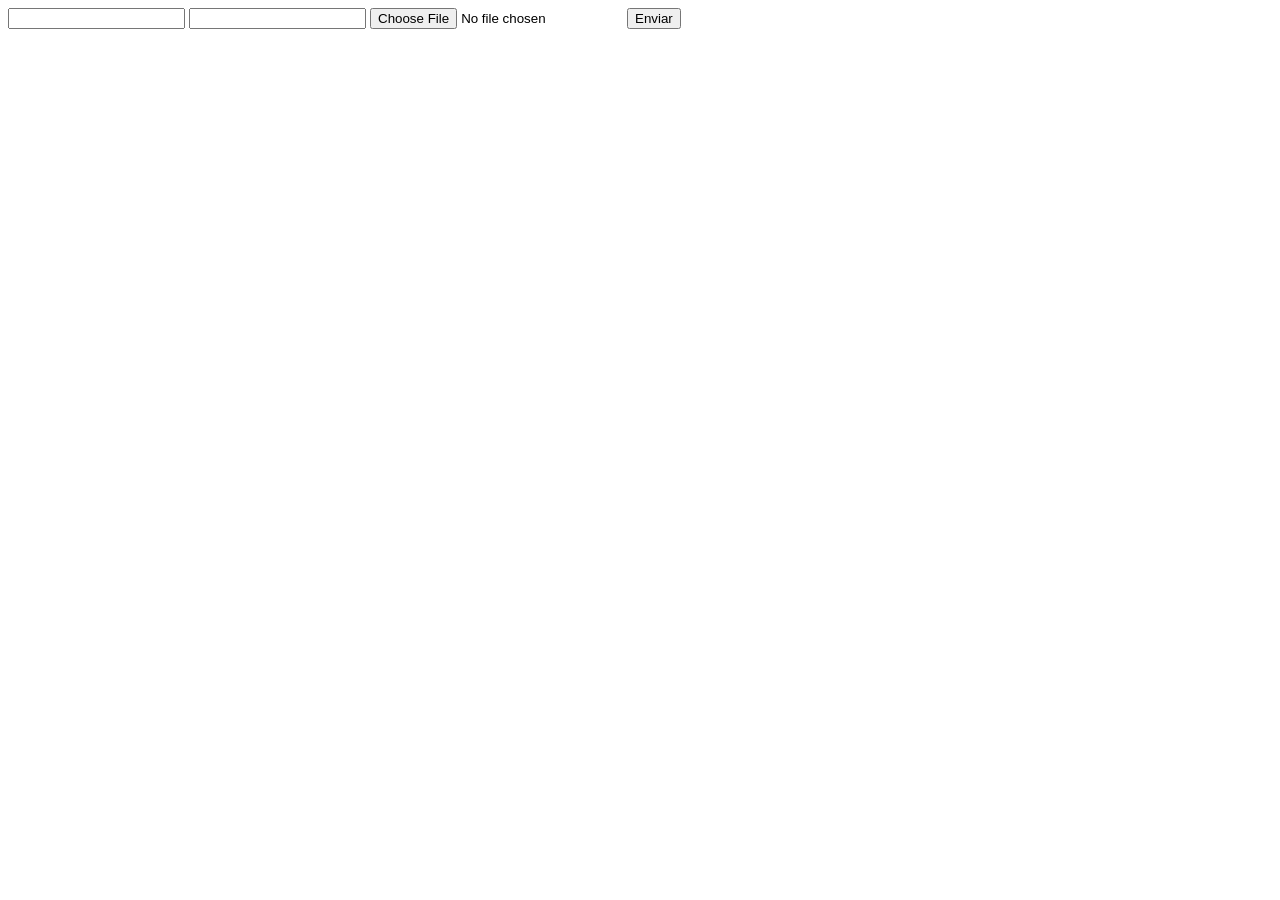
<file: web-data-viz/DOCUMENTOS_DE_APOIO/exemplo_de_upload_de_arquivo/public/index.html>
<!DOCTYPE html>
<html lang="en">

<head>
  <meta charset="UTF-8">
  <meta http-equiv="X-UA-Compatible" content="IE=edge">
  <meta name="viewport" content="width=device-width, initial-scale=1.0">
  <title>Upload</title>
</head>

<body>

  <div>
    <input name="nome" id="nome" type="text" />
    <input name="email" id="email" type="url" />
    <input name="foto" id="foto" type="file" />
    <button onclick="enviar()">Enviar</button>
  </div>

  <div id="container"></div>
</body>

</html>

<script>
  function enviar() {
    const formData = new FormData();
    formData.append('foto', foto.files[0])
    formData.append('nome', nome.value)
    formData.append('email', email.value)

    fetch("/usuarios/cadastro", {
      method: "POST",
      body: formData
    })
      .then(res => {
        window.location = "./perfil.html"
      })
      .catch(err => {
        console.log(err);
      })
  }
</script>
</file>
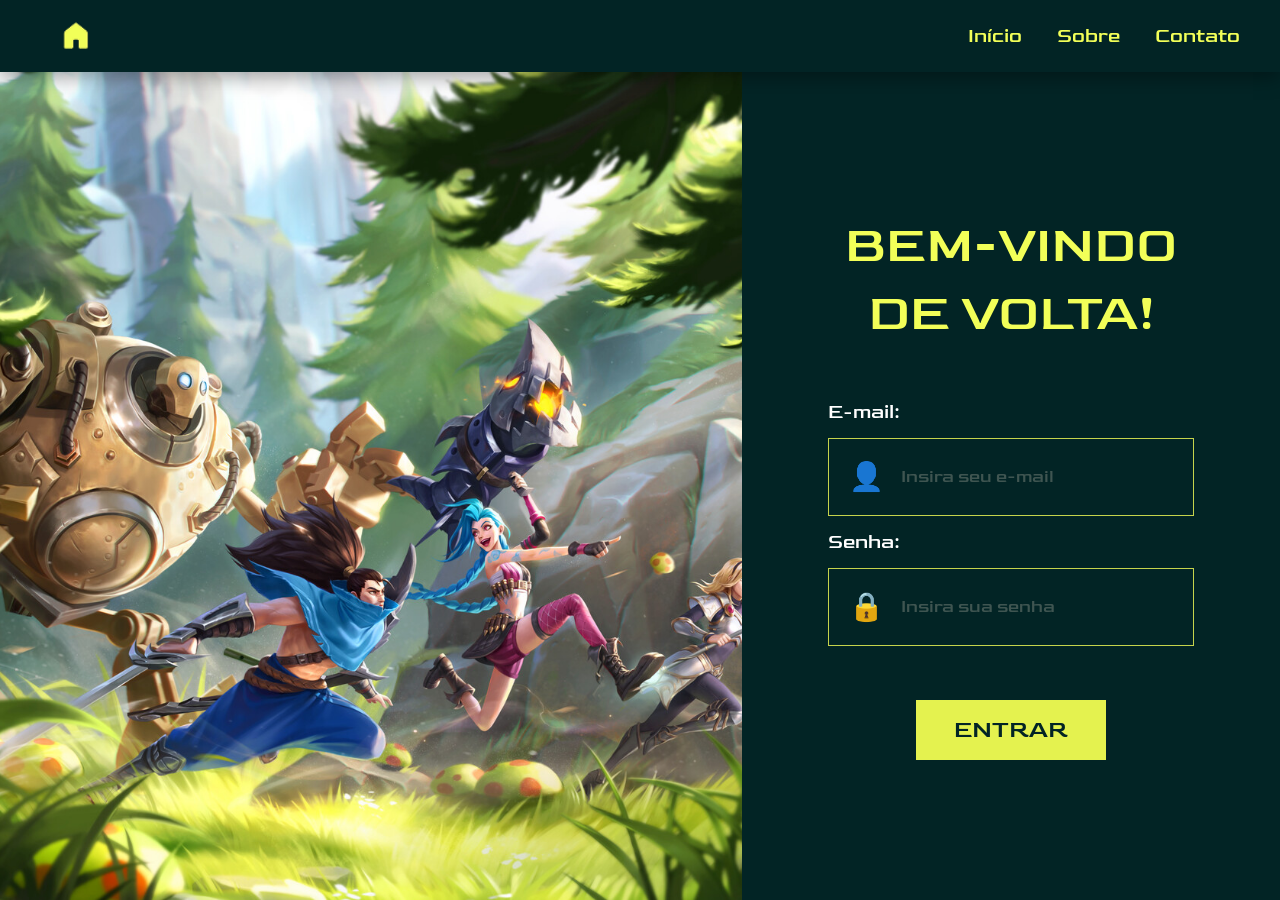
<file: web-data-viz/public/login.html>
<!DOCTYPE html>
<html lang="pt-BR">

<head>
    <meta charset="UTF-8">
    <meta name="viewport" content="width=device-width, initial-scale=1.0">

    <link rel="preconnect" href="https://fonts.googleapis.com">
    <link rel="preconnect" href="https://fonts.gstatic.com" crossorigin>

    <link href="https://fonts.googleapis.com/css2?family=Goldman:wght@400;700&display=swap" rel="stylesheet">

    <link rel="stylesheet" href="./css/login.css">

    <title>Login | CodeNexus</title>
</head>

<body class="body_login">

    <header>

        <div id="container_home">
            <a href="./index.html">
                <img src="./assets/Home.png" alt="Home">
            </a>
        </div>

        <div id="container_botoes_navbar">

            <a href="./index.html">Início</a>
            <a href="./index.html#container_quem_somos">Sobre</a>
            <a href="./index.html#container_footer">Contato</a>

            <button onclick="window.location.href='./login.html'">
                Login
            </button>

        </div>

    </header>


    <main id="container_login">

        <section id="login_imagem"></section>

        <section id="login_formulario">

            <div id="faixa_login"></div>

            <div id="conteudo_login">

                <h1>
                    BEM-VINDO<br>
                    DE VOLTA!
                </h1>

                <form id="form_login">

                    <label>E-mail:</label>

                    <div class="campo_login">

                        <span class="icone_login">👤</span>

                        <input id="email" type="email" placeholder="Insira seu e-mail">

                    </div>

                    <label>Senha:</label>

                    <div class="campo_login">

                        <span class="icone_login">🔒</span>

                        <input id="senha" type="password" placeholder="Insira sua senha">

                    </div>

                    <div id="container_botao_login">

                        <button onclick="entrar()" type="submit">
                            ENTRAR
                        </button>

                    </div>

                </form>

            </div>

        </section>

    </main>

</body>

</html>
<script>
    function entrar() {

        var email = document.getElementById("email").value;
        var senha = document.getElementById("senha").value;

        if (email && senha) {
            alert("Login realizado");
        } else {
            alert("Preencha as colunas");
        }

    }
</script>
</file>
<file: web-data-viz/public/css/login.css>
:root{
    --cor-fundo: #022425;
    --cor-fundo-escuro: #011b1c;
    --cor-destaque: #F2FF58;
    --cor-destaque-secundaria: #C6D34C;
    --cor-linha: #254C3C;
    --cor-texto: #ffffff;
    --cor-texto-suave: #3f5551;
    --cor-icone: #5f7470;
    --sombra-navbar: 0 6px 18px rgba(0, 0, 0, 0.35);
    --fonte-principal: "Goldman", sans-serif;
}

*{
    box-sizing: border-box;
}

body{
    margin: 0;
    width: 100%;
    min-height: 100vh;
    font-family: var(--fonte-principal);
    background-color: var(--cor-fundo);
}

b{
    color: var(--cor-destaque);
}

header{
    background-color: var(--cor-fundo);
    height: 8vh;
    min-height: 70px;
    display: flex;
    align-items: center;
    justify-content: space-between;
    padding: 0 40px;
    box-shadow: var(--sombra-navbar);
    position: relative;
    z-index: 5;
}

header button{
    display: none;
}

#container_home{
    width: 6%;
    display: flex;
    justify-content: center;
    align-items: center;
}

#container_home a{
    width: 100%;
    height: 100%;
    display: flex;
    justify-content: center;
    align-items: center;
}

#container_home img{
    width: 32px;
    height: 32px;
    cursor: pointer;
}

#container_botoes_navbar{
    width: 38%;
    display: flex;
    align-items: center;
    justify-content: flex-end;
    gap: 35px;
}

#container_botoes_navbar a,
.footer_links a{
    text-decoration: none;
    color: var(--cor-destaque);
}

#container_botoes_navbar a{
    font-size: 20px;
}

#container_botoes_navbar button{
    width: 100px;
    height: 34px;
    border: 1px solid var(--cor-destaque);
    background-color: transparent;
    color: var(--cor-destaque);
    font-family: var(--fonte-principal);
    font-size: 18px;
    cursor: pointer;
}

#container_banner{
    width: 100%;
    height: calc(100vh - 70px);
}

#container_banner img,
#container_pilares img{
    width: 100%;
    height: 100%;
}

#container_quem_somos{
    width: 100%;
    min-height: 90vh;
    padding: 60px 0;
    display: flex;
    background-color: var(--cor-fundo);
}

#sub_container_imagem{
    position: relative;
    width: 50%;
    display: flex;
    justify-content: center;
    align-items: center;
    background-color: var(--cor-fundo);
    overflow: hidden;
}

#sub_container_imagem::before{
    content: "";
    position: absolute;
    inset: 0 auto 0 0;
    width: 80%;
    height: 100%;
    background-color: var(--cor-destaque-secundaria);
    clip-path: polygon(0 0, 100% 0, 0 100%);
    z-index: 1;
}

#sub_container_imagem img{
    width: 70%;
    height: 90%;
    position: relative;
    z-index: 2;
}

#sub_container_texto{
    width: 50%;
    display: flex;
    justify-content: flex-end;
    align-items: center;
}

#sub_sub_container_texto{
    width: 85%;
    height: 85%;
    display: flex;
    flex-direction: column;
    justify-content: space-evenly;
    align-items: flex-start;
}

#sub_container_texto h1,
#container_slogan h1{
    color: var(--cor-destaque);
    font-weight: 100;
}

#sub_container_texto p,
#container_fale_conosco p{
    color: var(--cor-texto);
    text-align: justify;
}

#sub_container_texto p{
    width: 67%;
}

#quadrado_detalhe{
    display: flex;
    align-items: center;
    gap: 25px;
}

.quadrado{
    width: 7px;
    height: 7px;
    border: 2px solid var(--cor-destaque);
    background-color: var(--cor-destaque);
    transform: rotate(46deg);
    transform-origin: center;
}

#container_slogan{
    width: 100%;
    padding: 100px 0;
    display: flex;
    flex-direction: column;
    align-items: center;
    justify-content: center;
    gap: 30px;
    background-color: var(--cor-fundo);
    color: var(--cor-destaque);
}

.linha_container{
    width: 60%;
    display: flex;
    align-items: center;
    gap: 20px;
}

.linha{
    flex: 1;
    height: 2px;
    background-color: var(--cor-linha);
}

.losango{
    width: 8px;
    height: 8px;
    border: 2px solid var(--cor-destaque);
    transform: rotate(45deg);
}

#container_pilares,
#container_funcionalidades_fotos,
#container_fale_conosco,
#container_texto_lenda,
#sub_container_botao{
    width: 100%;
    background-color: var(--cor-fundo);
}

#container_pilares,
#container_funcionalidades_fotos{
    height: 100%;
}

#container_pilares{
    width: 100%;
    background-color: var(--cor-fundo);
    padding: 40px 0 80px;
}

#container_funcionalidades_fotos{
    position: relative;
    display: flex;
    justify-content: center;
    width: 100%;
    background-color: var(--cor-fundo);
    padding: 60px 0 100px;
}

#container_funcionalidades_fotos img{
    width: 70%;
    position: relative;
    z-index: 2;
}

#container_funcionalidades_fotos::before{
    content: "";
    position: absolute;
    top: 0;
    left: 0;
    width: 50%;
    height: 100%;
    background-color: var(--cor-destaque-secundaria);
    clip-path: polygon(100% 100%, 100% 0, 0 100%);
    transform: scaleX(-1);
    z-index: 1;
    overflow: hidden;
}

#container_fale_conosco{
    min-height: 75vh;
    padding: 40px 0 80px;
    display: flex;
    flex-direction: column;
    align-items: center;
    justify-content: space-evenly;
    background-color: var(--cor-fundo);
}

#sub_container_texto_fale_conosco{
    width: 100%;
    display: flex;
    justify-content: space-evenly;
    align-items: flex-start;
    gap: 40px;
    margin-bottom: 50px;
}

#container_fale_conosco p{
    width: 25%;
}

#container_texto_lenda{
    min-height: 220px;
    padding: 40px 0;
    display: flex;
    justify-content: flex-end;
    align-items: center;
    gap: 30px;
    width: 100%;
    background-color: var(--cor-fundo);
}

#container_texto_lenda h1{
    width: 35%;
    text-align: center;
    color: var(--cor-destaque);
    font-weight: 100;
}

#sub_container_botao{
    height: 15%;
    display: flex;
    justify-content: center;
}

#sub_container_botao button{
    width: 20%;
    font-size: 25px;
    font-family: var(--fonte-principal);
    color: var(--cor-texto);
    background-color: transparent;
    border: 1px solid var(--cor-destaque);
    cursor: pointer;
}

#container_footer{
    width: 100%;
    min-height: 50vh;
    padding: 60px 0 50px;
    display: flex;
    flex-direction: column;
    align-items: center;
    background-color: var(--cor-fundo);
    position: relative;
    overflow: hidden;
}

#container_footer::after{
    content: "";
    position: absolute;
    right: 0;
    bottom: 0;
    width: 70%;
    height: 85%;
    background-color: var(--cor-destaque-secundaria);
    clip-path: polygon(30% 0, 100% 0, 100% 100%, 0 100%);
    z-index: 1;
}

#container_footer > *{
    position: relative;
    z-index: 2;
}

#sub_container_footer_top,
.linha_container_footer,
#sub_container_footer_bottom,
.footer_contato_info{
    width: 80%;
}

#sub_container_footer_top{
    margin-top: 50px;
    display: flex;
    align-items: center;
    gap: 40px;
}

#container_codenexus h1{
    margin: 0;
    font-size: 48px;
    font-weight: 100;
    color: var(--cor-destaque);
}

#container_icons{
    display: flex;
    gap: 20px;
}

#container_icons img{
    width: 30px;
    height: 30px;
    transition: transform 0.3s;
}

#container_icons img:hover{
    transform: scale(1.1);
}

.linha_container_footer{
    margin: 20px 0;
    display: flex;
    align-items: center;
}

.linha_footer{
    width: 40%;
    height: 1px;
    background-color: var(--cor-destaque);
}

.losango_footer{
    width: 10px;
    height: 10px;
    margin-left: 10px;
    background-color: var(--cor-destaque);
    transform: rotate(45deg);
}

#sub_container_footer_bottom{
    display: flex;
    justify-content: space-between;
    align-items: center;
}

.footer_links{
    display: flex;
    gap: 30px;
}

.footer_links a{
    font-size: 14px;
    text-transform: uppercase;
    letter-spacing: 1px;
}

#sub_container_footer_bottom p{
    color: rgba(255, 255, 255, 0.5);
    font-size: 12px;
}

.footer_contato_info{
    height: 10%;
    display: flex;
    flex-direction: column;
    justify-content: space-between;
    color: var(--cor-texto);
}

.footer_contato_info span{
    font-size: 30px;
    font-weight: 100;
}

.body_login{
    min-height: 100vh;
    background-image: url("../assets/login_background.png");
}

#container_login{
    width: 100%;
    min-height: calc(100vh - 8vh);
    display: flex;
    background-color: var(--cor-fundo);
    overflow: hidden;
}

#login_imagem{
    width: 58%;
    min-height: calc(100vh - 8vh);
    background-image: url("../assets/login_background.png");
    background-size: cover;
    background-position: center;
    background-repeat: no-repeat;
}

#login_formulario{
    width: 42%;
    min-height: calc(100vh - 8vh);
    display: flex;
    justify-content: center;
    align-items: center;
    background-color: var(--cor-fundo);
    position: relative;
    overflow: hidden;
}

#faixa_login{
    display: none;
}

#conteudo_login{
    width: 68%;
    min-height: 72%;
    display: flex;
    flex-direction: column;
    justify-content: center;
    gap: 22px;
    position: relative;
    z-index: 2;
}

#conteudo_login h1{
    margin: 0 0 30px;
    color: var(--cor-destaque);
    font-size: 52px;
    font-weight: 100;
    text-align: center;
    line-height: 1.3;
}

#form_login{
    display: flex;
    flex-direction: column;
    gap: 14px;
}

#form_login label{
    color: var(--cor-texto);
    font-size: 20px;
}

.campo_login{
    width: 100%;
    height: 78px;
    padding: 0 20px;
    display: flex;
    align-items: center;
    gap: 16px;
    border: 1px solid var(--cor-destaque-secundaria);
}

.icone_login{
    width: 34px;
    display: flex;
    justify-content: center;
    align-items: center;
    color: var(--cor-icone);
    font-size: 28px;
}

.campo_login input{
    width: 100%;
    border: none;
    outline: none;
    background-color: transparent;
    color: var(--cor-texto);
    font-family: var(--fonte-principal);
    font-size: 18px;
}

.campo_login input::placeholder{
    color: var(--cor-texto-suave);
    font-family: var(--fonte-principal);
}

#container_botao_login{
    width: 100%;
    margin-top: 40px;
    display: flex;
    justify-content: center;
}

#container_botao_login button{
    width: 190px;
    height: 60px;
    border: none;
    background-color: #E4F24F;
    color: var(--cor-fundo);
    font-family: var(--fonte-principal);
    font-size: 24px;
    cursor: pointer;
}

#container_botao_login button:hover{
    background-color: #022425;
    color: #E4F24F;
    border-color: #E4F24F;
    transition: 0.7s;
    
}

@media screen and (max-width: 1200px){
    #container_botoes_navbar{
        width: 50%;
    }

    #login_imagem{
        width: 52%;
    }

    #login_formulario{
        width: 48%;
    }

    #conteudo_login{
        width: 75%;
    }

    #conteudo_login h1{
        font-size: 44px;
    }
}

@media screen and (max-width: 900px){
    header{
        height: auto;
        min-height: auto;
        padding: 12px 20px;
    }

    #container_home{
        width: 12%;
    }

    #container_botoes_navbar{
        width: 70%;
        gap: 20px;
    }

    #container_botoes_navbar a{
        font-size: 16px;
    }

    #container_botoes_navbar button{
        width: 90px;
        font-size: 16px;
    }

    #container_login{
        flex-direction: column;
    }

    #login_imagem{
        width: 100%;
        min-height: 320px;
        background-position: center top;
    }

    #login_formulario{
        width: 100%;
        min-height: auto;
        padding: 60px 0;
    }

    #conteudo_login{
        width: 82%;
    }

    #conteudo_login h1{
        font-size: 38px;
    }
}

@media screen and (max-width: 600px){
    #container_home{
        width: 18%;
    }

    #container_home img{
        width: 26px;
        height: 26px;
    }

    #container_botoes_navbar{
        width: 78%;
    }

    #container_botoes_navbar a{
        font-size: 13px;
    }

    #container_botoes_navbar button{
        width: 72px;
        height: 30px;
        font-size: 13px;
    }

    #conteudo_login{
        width: 88%;
    }

    #conteudo_login h1{
        font-size: 30px;
        margin-bottom: 20px;
    }

    #form_login label{
        font-size: 17px;
    }

    .campo_login{
        height: 64px;
        padding: 0 14px;
    }

    .icone_login{
        width: 26px;
        font-size: 22px;
    }

    .campo_login input{
        font-size: 15px;
    }

    #container_botao_login button{
        width: 100%;
        max-width: 220px;
        height: 54px;
        font-size: 20px;
    }
}
</file>
